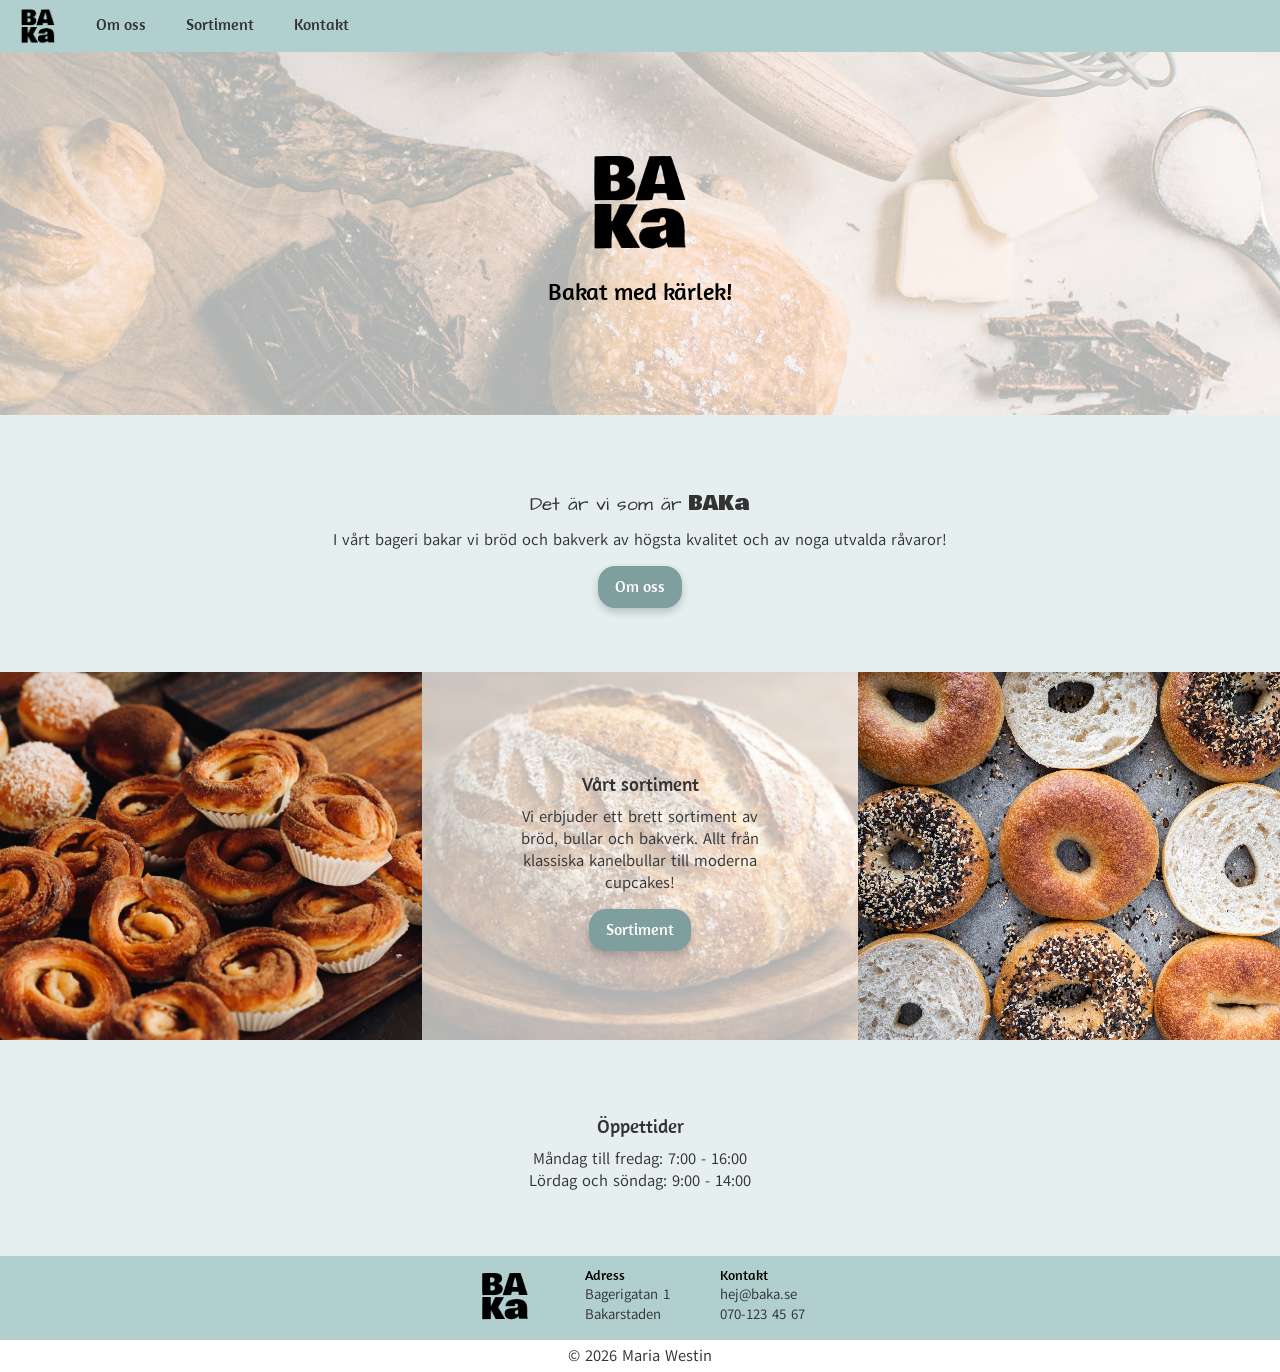
<file: index.html>
<!DOCTYPE html>
<html lang="sv">

<head>
    <meta charset="UTF-8">
    <meta name="viewport" content="width=device-width, initial-scale=1.0">
    <title>Baka</title>
    <!-- CSS -->
    <link rel="stylesheet" href="css/style.css">
    <!-- JavaScript -->
    <script src="/js/main.js" defer></script>
    <!--Google font-->
    <link rel="preconnect" href="https://fonts.googleapis.com">
    <link rel="preconnect" href="https://fonts.gstatic.com" crossorigin>
    <link
        href="https://fonts.googleapis.com/css2?family=Akatab:wght@400;500;600;700;800;900&family=Amaranth:ital,wght@0,400;0,700;1,400;1,700&family=Architects+Daughter&family=Bowlby+One&display=swap"
        rel="stylesheet">
</head>

<body>
    <!-- Sidhuvud -->
    <header>
        <!--Logga-->
        <div class="header-wrapper">
            <a href="index.html"><img src="images/logo.png" alt="Baka Logo" class="header-logo"></a>
            <button class="menu-toggle">☰</button>
        </div>

        <!--Meny-->
        <nav class="menu">
            <ul>
                <li><a href="about.html">Om oss</a></li>
                <li><a href="assortment.html">Sortiment</a></li>
                <li><a href="contact.html">Kontakt</a></li>
            </ul>
        </nav>
    </header>

    <main>
        <!-- Sektion 1: Hero -->
        <section class="hero">
            <img src="images/logo.png" alt="Baka Logo" class="hero-logo">
            <h1>Bakat med kärlek!</h1>
        </section>

        <!-- Sektion 2: Om oss -->
        <section class="section">
            <h2><span class="handwritten">Det är vi som är</span><span class="logo-font"> BAKa</span></h2>
            <p>I vårt bageri bakar vi bröd och bakverk av högsta kvalitet och av noga utvalda råvaror!</p>
            <a href="about.html" class="btn">Om oss</a>
        </section>

        <!-- Sektion 3: Sortiment -->
        <div class="flex-wrap">
            <!-- Bild vänster -->
            <div id="assortment2"></div>
            <!-- Text mitten -->
            <section id="assortment">
                <h2>Vårt sortiment</h2>
                <p>Vi erbjuder ett brett sortiment av bröd, bullar och bakverk. Allt från klassiska kanelbullar till
                    moderna
                    cupcakes!</p>
                <a href="assortment.html" class="btn">Sortiment</a>
            </section>
            <!-- Bild höger -->
            <div id="assortment3"></div>
        </div>

        <!-- Sektion 4: Öppettider -->
        <section class="section">
            <h2>Öppettider</h2>
            <p>Måndag till fredag: 7:00 - 16:00</p>
            <p>Lördag och söndag: 9:00 - 14:00</p>
        </section>

        <!-- Sidfot -->
        <footer>
            <section id="footer">
                <div id="footer-logo">
                    <img src="images/logo.png" alt="Baka Logo" class="footer-logo">
                </div>
                <div id="footer-adress">
                    <h3>Adress</h3>
                    <p>Bagerigatan 1</p>
                    <p>Bakarstaden</p>
                </div>
                <div id="footer-contact">
                    <h3>Kontakt</h3>
                    <a href="mailto:hej@baka.se">hej@baka.se</a>
                    <p>070-123 45 67</p>
                </div>
            </section>
            <p class="copyright">&copy; 2026 Maria Westin</p>
        </footer>
    </main>
</body>

</html>
</file>
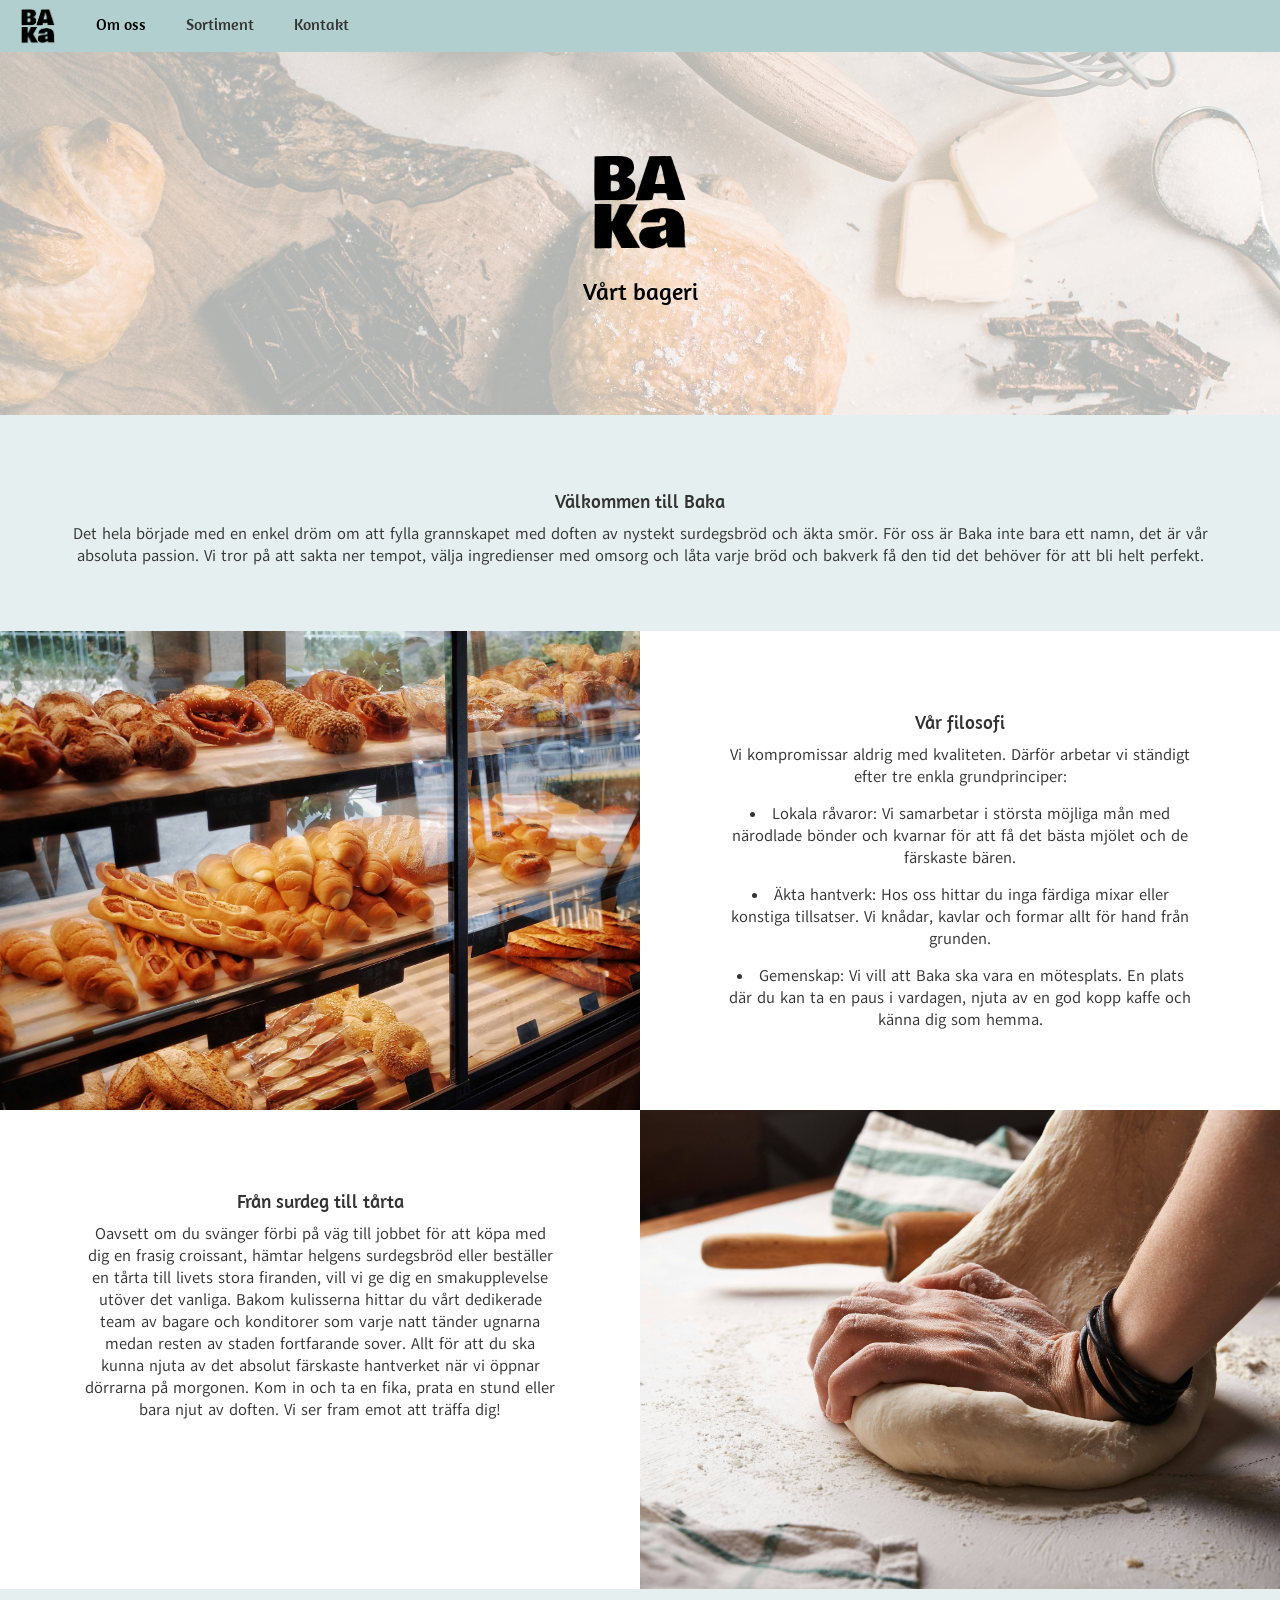
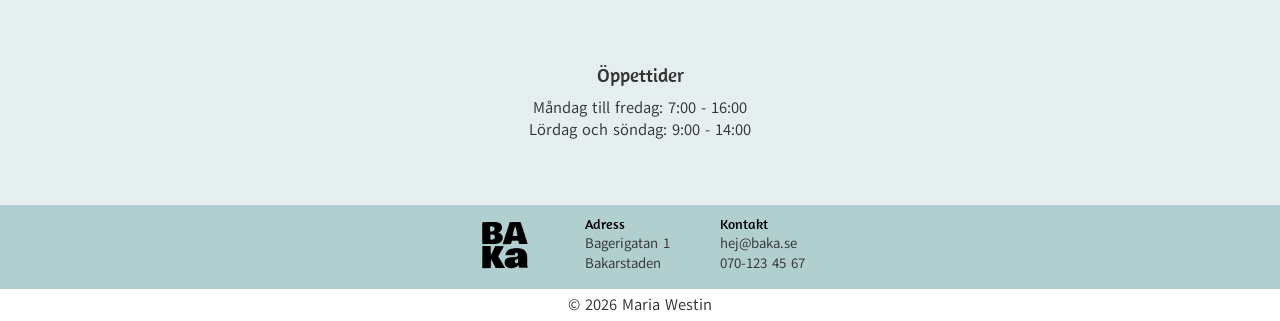
<file: about.html>
<!DOCTYPE html>
<html lang="sv">

<head>
    <meta charset="UTF-8">
    <meta name="viewport" content="width=device-width, initial-scale=1.0">
    <title>Baka</title>
    <!-- CSS -->
    <link rel="stylesheet" href="css/style.css">
    <!-- JavaScript -->
    <script src="/js/main.js" defer></script>
    <!--Google font-->
    <link rel="preconnect" href="https://fonts.googleapis.com">
    <link rel="preconnect" href="https://fonts.gstatic.com" crossorigin>
    <link
        href="https://fonts.googleapis.com/css2?family=Akatab:wght@400;500;600;700;800;900&family=Amaranth:ital,wght@0,400;0,700;1,400;1,700&family=Architects+Daughter&family=Bowlby+One&display=swap"
        rel="stylesheet">
</head>

<body>
    <!-- Sidhuvud -->
    <header>
        <!--Logga-->
        <div class="header-wrapper">
            <a href="index.html"><img src="images/logo.png" alt="Baka Logo" class="header-logo"></a>
            <button class="menu-toggle">☰</button>
        </div>

        <!--Meny-->
        <nav class="menu">
            <ul>
                <li class="current"><a href="about.html">Om oss</a></li>
                <li><a href="assortment.html">Sortiment</a></li>
                <li><a href="contact.html">Kontakt</a></li>
            </ul>
        </nav>
    </header>

    <main>
        <!-- Sektion 1: Hero -->
        <section class="hero">
            <img src="images/logo.png" alt="Baka Logo" class="hero-logo">
            <h1>Vårt bageri</h1>
        </section>

        <!-- Sektion 2: Välkommen -->
        <section class="section">
            <h2>Välkommen till Baka</h2>
            <p>Det hela började med en enkel dröm om att fylla grannskapet med doften av nystekt surdegsbröd och äkta
                smör.
                För oss är Baka inte bara ett namn, det är vår absoluta passion. Vi tror på att sakta ner tempot,
                välja ingredienser med omsorg och låta varje bröd och bakverk få den tid det behöver för att bli helt
                perfekt.</p>
        </section>

        <!-- Sektion 3: Filosofi -->
        <section class="grid-wrap-about">
            <!-- Bild över/vänster -->
            <div id="about-img1"></div>
            <div class="about-text" id="about-text1">
                <h2>Vår filosofi</h2>
                <p>Vi kompromissar aldrig med kvaliteten. Därför arbetar vi ständigt efter tre enkla grundprinciper:
                </p>
                <ul>
                    <li>Lokala råvaror: Vi samarbetar i största möjliga mån med närodlade bönder och kvarnar för att
                        få det
                        bästa mjölet och de färskaste bären.</li>
                    <li>Äkta hantverk: Hos oss hittar du inga färdiga mixar eller konstiga tillsatser. Vi knådar,
                        kavlar och
                        formar allt för hand från grunden.</li>
                    <li>Gemenskap: Vi vill att Baka ska vara en mötesplats. En plats där du kan ta en paus i
                        vardagen, njuta
                        av en god kopp kaffe och känna dig som hemma.</li>
                </ul>
            </div>
            <!-- Bild över -->
            <div id="about-img2"></div>
            <div class="about-text" id="about-text2">
                <h2>Från surdeg till tårta</h2>
                <p>Oavsett om du svänger förbi på väg till jobbet för att köpa med dig en frasig croissant, hämtar
                    helgens
                    surdegsbröd eller beställer en tårta till livets stora firanden, vill vi ge dig en
                    smakupplevelse utöver
                    det vanliga.
                    Bakom kulisserna hittar du vårt dedikerade team av bagare och konditorer som varje natt tänder
                    ugnarna
                    medan resten av staden fortfarande sover. Allt för att du ska kunna njuta av det absolut
                    färskaste
                    hantverket när vi öppnar dörrarna på morgonen.
                    Kom in och ta en fika, prata en stund eller bara njut av doften. Vi ser fram emot att träffa
                    dig!</p>
            </div>
        </section>

        <!-- Sektion 4: Öppettider -->
        <section class="section">
            <h2>Öppettider</h2>
            <p>Måndag till fredag: 7:00 - 16:00</p>
            <p>Lördag och söndag: 9:00 - 14:00</p>
        </section>

        <!-- Sidfot -->
        <footer>
            <section id="footer">
                <div id="footer-logo">
                    <img src="images/logo.png" alt="Baka Logo" class="footer-logo">
                </div>
                <div id="footer-adress">
                    <h3>Adress</h3>
                    <p>Bagerigatan 1</p>
                    <p>Bakarstaden</p>
                </div>
                <div id="footer-contact">
                    <h3>Kontakt</h3>
                    <a href="mailto:hej@baka.se">hej@baka.se</a>
                    <p>070-123 45 67</p>
                </div>
            </section>
            <p class="copyright">&copy; 2026 Maria Westin</p>
        </footer>
    </main>
</body>

</html>
</file>
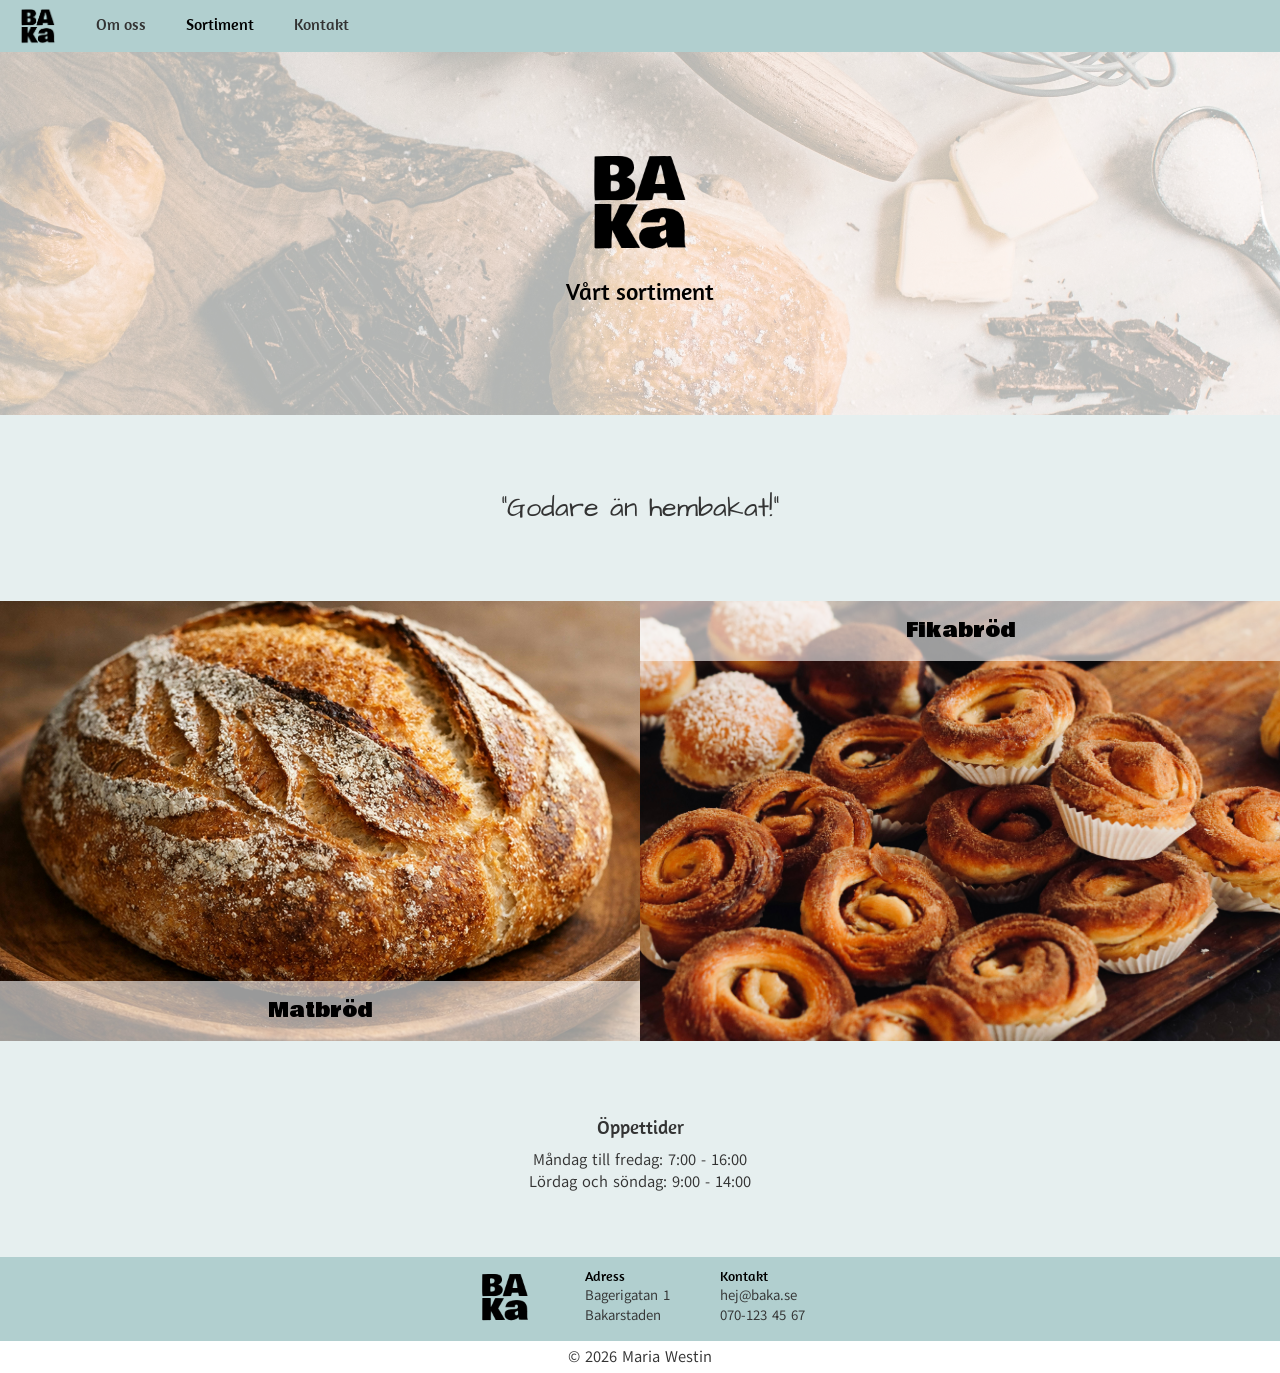
<file: assortment.html>
<!DOCTYPE html>
<html lang="sv">

<head>
    <meta charset="UTF-8">
    <meta name="viewport" content="width=device-width, initial-scale=1.0">
    <title>Baka</title>
    <!-- CSS -->
    <link rel="stylesheet" href="css/style.css">
    <!-- JavaScript -->
    <script src="/js/main.js" defer></script>
    <script src="/js/assortment.js" defer></script>
    <!--Google font-->
    <link rel="preconnect" href="https://fonts.googleapis.com">
    <link rel="preconnect" href="https://fonts.gstatic.com" crossorigin>
    <link
        href="https://fonts.googleapis.com/css2?family=Akatab:wght@400;500;600;700;800;900&family=Amaranth:ital,wght@0,400;0,700;1,400;1,700&family=Architects+Daughter&family=Bowlby+One&display=swap"
        rel="stylesheet">
</head>

<body>
    <!-- Sidhuvud -->
    <header>
        <!--Logga-->
        <div class="header-wrapper">
            <a href="index.html"><img src="images/logo.png" alt="Baka Logo" class="header-logo"></a>
            <button class="menu-toggle">☰</button>
        </div>

        <!--Meny-->
        <nav class="menu">
            <ul>
                <li><a href="about.html">Om oss</a></li>
                <li class="current"><a href="assortment.html">Sortiment</a></li>
                <li><a href="contact.html">Kontakt</a></li>
            </ul>
        </nav>
    </header>

    <main>
        <!-- Sektion 1: Hero -->
        <section class="hero">
            <img src="images/logo.png" alt="Baka Logo" class="hero-logo">
            <h1>Vårt sortiment</h1>
        </section>

        <!-- Sektion 2: Citat -->
        <section class="quote">
            <h2><span class="handwritten">"Godare än hembakat!"</span></h2>
        </section>

        <!-- Sektion 3: Matbröd / Fikabröd -->
        <div class="grid-wrap-assortment">
            <section id="bread">
                <h2 class="logo-font">Matbröd</h2>
            </section>

            <div id="articles"></div>

            <section id="sweet">
                <h2 class="logo-font">Fikabröd</h2>
            </section>

            <div id="articles2"></div>
        </div>

        <!-- Sektion 4: Öppettider -->
        <section class="section">
            <h2>Öppettider</h2>
            <p>Måndag till fredag: 7:00 - 16:00</p>
            <p>Lördag och söndag: 9:00 - 14:00</p>
        </section>

        <!-- Sidfot -->
        <footer>
            <section id="footer">
                <div id="footer-logo">
                    <img src="images/logo.png" alt="Baka Logo" class="footer-logo">
                </div>
                <div id="footer-adress">
                    <h3>Adress</h3>
                    <p>Bagerigatan 1</p>
                    <p>Bakarstaden</p>
                </div>
                <div id="footer-contact">
                    <h3>Kontakt</h3>
                    <a href="mailto:hej@baka.se">hej@baka.se</a>
                    <p>070-123 45 67</p>
                </div>
            </section>
            <p class="copyright">&copy; 2026 Maria Westin</p>
        </footer>
    </main>
</body>

</html>
</file>
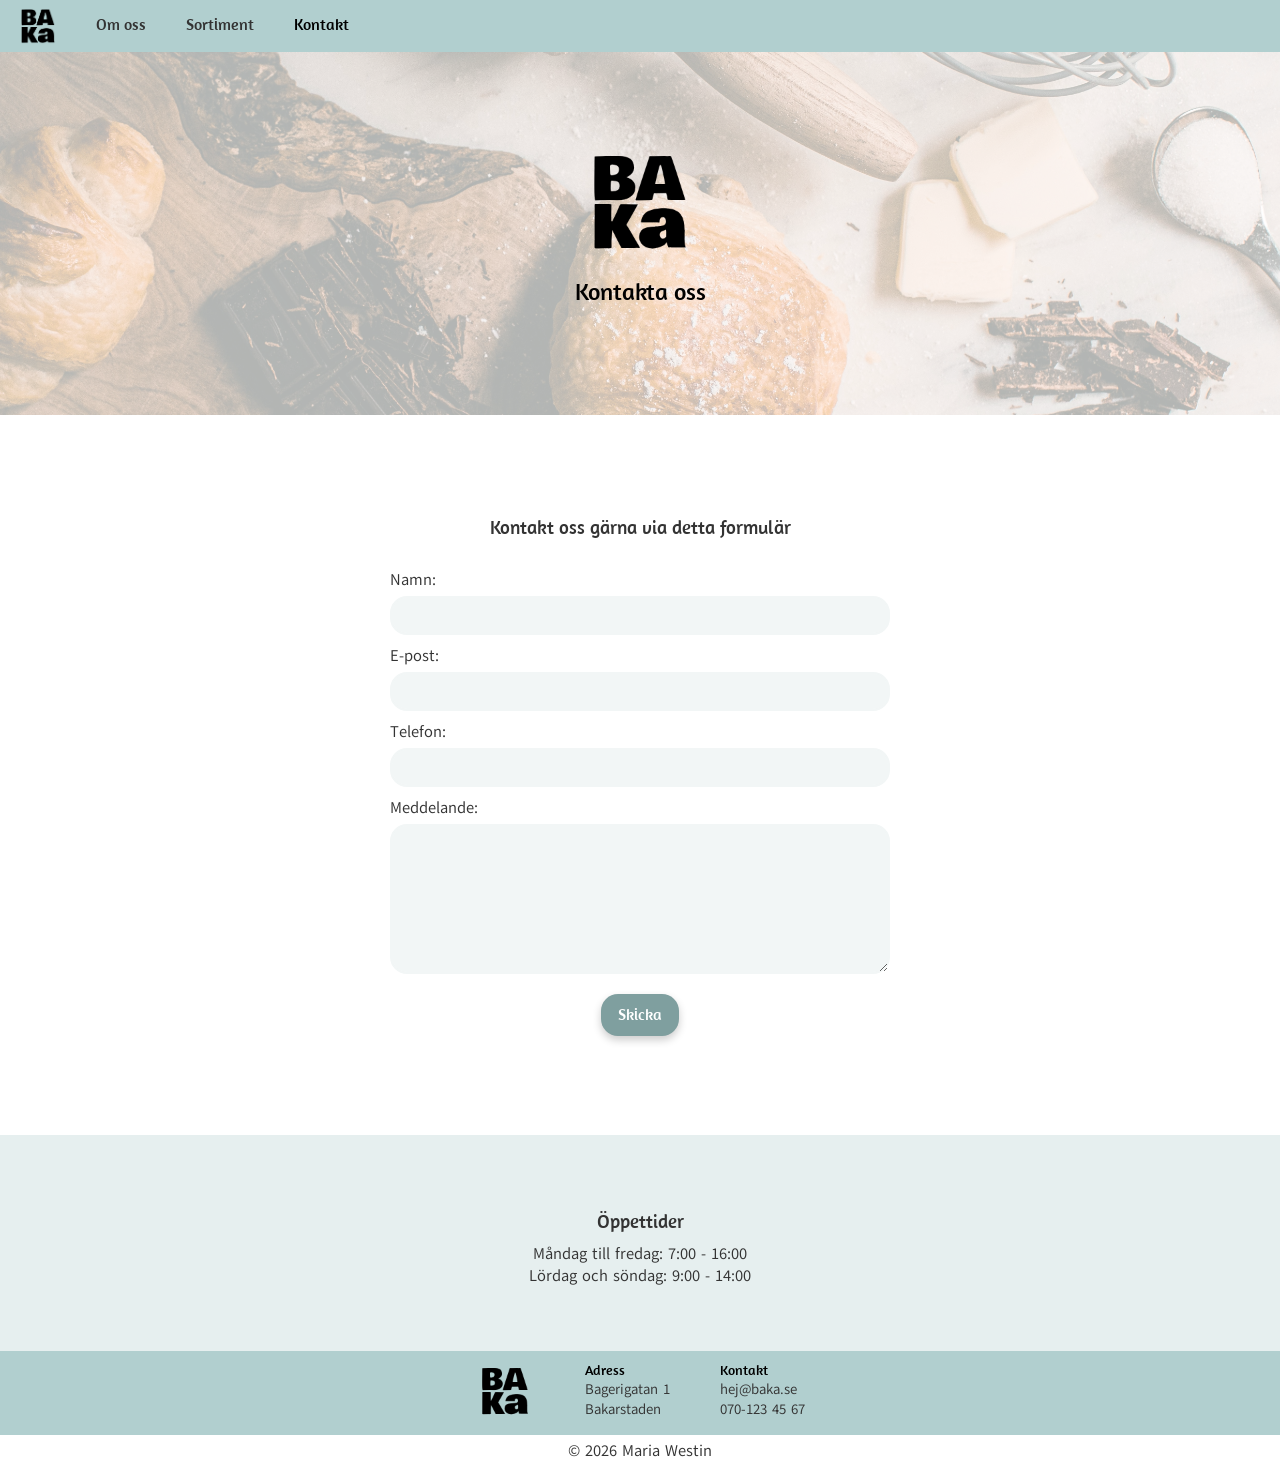
<file: contact.html>
<!DOCTYPE html>
<html lang="sv">

<head>
    <meta charset="UTF-8">
    <meta name="viewport" content="width=device-width, initial-scale=1.0">
    <title>Baka</title>
    <!-- CSS -->
    <link rel="stylesheet" href="css/style.css">
    <!-- JavaScript -->
    <script src="/js/main.js" defer></script>
    <script src="/js/contact.js" defer></script>
    <!--Google font-->
    <link rel="preconnect" href="https://fonts.googleapis.com">
    <link rel="preconnect" href="https://fonts.gstatic.com" crossorigin>
    <link
        href="https://fonts.googleapis.com/css2?family=Akatab:wght@400;500;600;700;800;900&family=Amaranth:ital,wght@0,400;0,700;1,400;1,700&family=Architects+Daughter&family=Bowlby+One&display=swap"
        rel="stylesheet">
</head>

<body>
    <!-- Sidhuvud -->
    <header>
        <!--Logga-->
        <div class="header-wrapper">
            <a href="index.html"><img src="images/logo.png" alt="Baka Logo" class="header-logo"></a>
            <button class="menu-toggle">☰</button>
        </div>

        <!--Meny-->
        <nav class="menu">
            <ul>
                <li><a href="about.html">Om oss</a></li>
                <li><a href="assortment.html">Sortiment</a></li>
                <li class="current"><a href="contact.html">Kontakt</a></li>
            </ul>
        </nav>
    </header>

    <main>
        <!-- Sektion 1: Hero -->
        <section class="hero">
            <img src="images/logo.png" alt="Baka Logo" class="hero-logo">
            <h1>Kontakta oss</h1>
        </section>

        <!-- Sektion 2: Om oss -->
        <section class="section-contact">
            <h2>Kontakt oss gärna via detta formulär</h2>
            <div id="sent"></div>
            <ul id="error-list"></ul>
            <form id="contact-form">
                <label for="name">Namn:</label>
                <input type="text" id="name"><br>
                <label for="email">E-post:</label>
                <input type="email" id="email">
                <label for="phone">Telefon:</label>
                <input type="tel" id="phone"><br>
                <label for="message">Meddelande:</label>
                <textarea id="message"></textarea>
                <button type="submit" class="btn" value="Send">Skicka</button>
            </form>

        </section>

        <!-- Sektion 4: Öppettider -->
        <section class="section">
            <h2>Öppettider</h2>
            <p>Måndag till fredag: 7:00 - 16:00</p>
            <p>Lördag och söndag: 9:00 - 14:00</p>
        </section>

        <!-- Sidfot -->
        <footer>
            <section id="footer">
                <div id="footer-logo">
                    <img src="images/logo.png" alt="Baka Logo" class="footer-logo">
                </div>
                <div id="footer-adress">
                    <h3>Adress</h3>
                    <p>Bagerigatan 1</p>
                    <p>Bakarstaden</p>
                </div>
                <div id="footer-contact">
                    <h3>Kontakt</h3>
                    <a href="mailto:hej@baka.se">hej@baka.se</a>
                    <p>070-123 45 67</p>
                </div>
            </section>
            <p class="copyright">&copy; 2026 Maria Westin</p>
        </footer>
    </main>
</body>

</html>
</file>
<file: css/style.css>
* {
    margin: 0;
    padding: 0;
    box-sizing: border-box;
}

header {
    background-color: #B1CFCF;
    color: #E6EFEF;
}

h1 {
    font-family: "Amaranth", sans-serif;
    font-size: 1.5em;
    font-weight: 400;
    color: #000000;
    padding: 20px;
}

h2 {
    font-family: "Amaranth", sans-serif;
    font-size: 1.2em;
    font-weight: 500;
    color: #333;
    padding: 10px;
    text-align: center;
}

p {
    font-family: "Akatab", sans-serif;
    font-weight: 400;
    color: #333;
}

li {
    font-family: "Akatab", sans-serif;
    font-weight: 400;
    color: #333;
    list-style-position: inside;
}

a {
    font-family: "Akatab", sans-serif;
    font-weight: 400;
    color: #333;
}

.flex-wrap {
    display: flex;
}

.grid-wrap {
    display: grid;
}

.section {
    background-color: #E6EFEF;
    text-align: center;
    padding: 10%;
}

.quote {
    background-color: #E6EFEF;
    text-align: center;
    padding: 5%;
    font-size: 1.4em;
}

.handwritten {
    font-family: "Architects Daughter", cursive;
    font-weight: 400;
}

/* Sidhuvud */

.header-wrapper {
    display: flex;
    justify-content: space-between;
    align-items: center;
    flex-wrap: wrap;
}

.header-wrapper a {
    display: inline-block;
}

.header-logo {
    max-width: 60px;
    padding: 8px 12px 2px;
    margin: 0 8px;
    height: auto;
}

/* Meny */

.menu-toggle {
    cursor: pointer;
    margin-right: 30px;
    border: none;
    background-color: #B1CFCF;
    font-size: 1.3em;
}

.menu {
    display: none;
    width: 100%;
}

.menu.open {
    display: block;
}

.menu ul {
    list-style: none;
}

.menu a {
    display: block;
    padding: 14px 20px;
    border-top: 1px solid #7F9F9F;
    text-decoration: none;
    font-family: "Amaranth", sans-serif;
    font-weight: 400;
    color: #333;
    transition: background-color 0.3s, color 0.3s;
}

.menu a:hover,
header a:focus {
    color: #fff;
    background-color: #7F9F9F;
    font-weight: 400;
    outline: none;
}

.current a {
    color: black;
}

/* Main */

.hero {
    background-image: url("/images/1-hero.jpg");
    /* Genomskinlig ljus färg: */
    background-color: rgba(255, 255, 255, 0.7);
    /* Lägger färgen ovanpå bilden: */
    background-blend-mode: lighten;
    /* Får bilden att täcka hela utrymmet: */
    background-size: cover;
    /* Centrar bilden vertikalt: */
    background-position: center;
    padding: 10%;
    text-align: center;
}

.hero img {
    max-width: 100px;
    padding-top: 10px;
    opacity: 1.0;
}

/* Startsidan */

.logo-font {
    font-family: "Bowlby One", sans-serif;
    font-weight: 400;
}

#assortment {
    background-image: url("/images/2-bread.jpg");
    background-color: rgba(255, 255, 255, 0.7);
    /* Genomskinlighet */
    background-blend-mode: lighten;
    /* Genomskinlighet */
    background-size: cover;
    padding: 10%;
    background-position: center;
    text-align: center;
}

/* Knappar */
.btn {
    font-family: "Amaranth", sans-serif;
    padding: 10px 17px 12px;
    margin-top: 15px;
    background-color: #7F9F9F;
    color: #fff;
    text-decoration: none;
    border: none;
    border-radius: 17px;
    transition: background-color 0.3s, color 0.3s;
    cursor: pointer;
    font-size: 1em;
    box-shadow: 0 4px 8px 0 rgba(0, 0, 0, 0.2);
    display: inline-block;
}

.btn:visited {
    background-color: #7F9F9F;
    color: #fff;
}

.btn:hover {
    background-color: #B1CFCF;
    color: #333;
}

.btn:active {
    background-color: #7F9F9F;
}

/* Sidfot */

#footer {
    background-color: #B1CFCF;
    text-align: left;
    padding: 10px 0;
    font-size: 0.9em;
    display: flex;
    gap: 50px;
    justify-content: center;
}

#footer-logo img {
    max-width: 60px;
    max-height: 60px;
    padding: 5px;
}

#footer h3 {
    font-size: 1em;
    font-family: "Amaranth", sans-serif;
    font-weight: 400;
}


footer a {
    text-decoration: none;
    color: #333;
    transition: background-color 0.3s, color 0.3s;
}

footer a:hover,
footer a:focus {
    color: black;
}

.copyright {
    text-align: center;
    padding: 5px;
}

/* Sid 2: Om oss */

.grid-wrap-about {
    display: grid;
}

#about-img1 {
    background-image: url("/images/8-bakery.jpg");
    background-size: cover;
    background-position: center;
    width: 100%;
    /* aspect-ratio krävs för att bilden ska synas */
    aspect-ratio: 1200 / 800;
}

#about-img2 {
    background-image: url("/images/9-bake.jpg");
    background-size: cover;
    background-position: center;
    width: 100%;
    /* aspect-ratio krävs för att bilden ska synas */
    aspect-ratio: 1200 / 800;
}

.about-text {
    text-align: center;
    padding: 10%;
}

.about-text h2 {
    padding: 15px 20px 10px;
}

.about-text p,
.about-text li {
    padding: 0 20px 15px;
    text-align: center;
}

/* Sid 3: Sortiment */

.grid-wrap-assortment {
    display: grid;
    grid-template-columns: repeat(6, 1fr);
}

#bread {
    background-image: url("/images/2-bread.jpg");
    background-size: cover;
    background-position: center;
    aspect-ratio: 16 / 11;
    position: relative;
    margin-bottom: 10px;
    grid-column: span 6;
    cursor: pointer;
}

#sweet {
    background-image: url("/images/3-buns.jpg");
    background-size: cover;
    background-position: center;
    aspect-ratio: 16 / 11;
    position: relative;
    grid-column: span 6;
    cursor: pointer;
}

#bread h2,
#sweet h2,
#sweet2 h2 {
    background-color: rgba(255, 255, 255, 0.6);
    position: absolute;
    bottom: 0px;
    width: 100%;
    padding: 15px;
    color: black;
}

#articles,
#articles2 {
    grid-column: span 6;
    width: 100%;
    display: grid;
    grid-template-columns: repeat(6, 1fr);
    row-gap: 5px;
}

article {
    grid-column: span 3;
    margin: 10px;
    border-radius: 10px;
    box-shadow: 0 4px 8px 0 rgba(0, 0, 0, 0.2);
}

article img {
    width: 100%;
    display: block;
    border-radius: 10px 10px 0 0;
}

article p {
    margin: 0px;
    border-radius: 0 0 10px 10px;
    padding: 10px;
    background-color: #fff;
}

/* Sid 4: Kontakt */

.section-contact {
    background-color: #fff;
    padding: 7%;
    text-align: center;
}

#error-list li {
    color: #BC0000;
}

#sent p {
    font-family: "Architects Daughter", cursive;
    font-weight: 400;
}

#contact-form {
    max-width: 500px;
    margin: 20px auto 10px;
    font-family: "Akatab", sans-serif;
    font-weight: 400;
    color: #333;
}

#contact-form label {
    text-align: left;
    display: block;
}

#name,
#email,
#phone {
    width: 100%;
    border: 2px solid #F2F6F6;
    border-radius: 17px;
    padding: 10px;
    background-color: #F2F6F6;
    margin: 5px 0 10px;
}

#message {
    width: 100%;
    height: 150px;
    padding: 10px;
    border: 2px solid #F2F6F6;
    border-radius: 17px;
    background-color: #F2F6F6;
    margin: 5px 0;
    display: block;
}

/* Anpassning för mellanstor skräm */

@media (min-width: 750px) {

    /* Meny för stor skräm */
    .menu-toggle {
        display: none;
    }

    .menu {
        display: block;
    }

    .menu a {
        border: none;
    }

    nav ul {
        list-style-type: none;
        display: flex;
    }

    header {
        display: flex;
        justify-content: space-evenly;
    }

    .menu a:hover {
        color: black;
        background-color: #B1CFCF;
        border: none;
        font-weight: 400;
        outline: none;
    }

    /* Aspect-ratio för bakgrundsbilder */
    .hero,
    #assortment {
        padding: 8%;
    }

    /* Startsidans sortiment-sektion, bild vänster */
    #assortment2 {
        background-image: url("/images/3-buns.jpg");
        background-size: cover;
        background-position: center;
        min-width: 50%;
    }

    #bread {
        margin-bottom: 0px;
        grid-column: span 3;
        display: block;
        grid-column: 1/4;
        grid-row: 1/2;
    }

    #sweet {
        margin-bottom: 0px;
        grid-column: span 3;
        display: block;
        grid-column: 4/7;
        grid-row: 1/2;
    }

    article {
        grid-column: span 2;
    }

    #sweet h2 {
        position: absolute;
        top: 0px;
        bottom: auto;
    }
}

/* Anpassning för stor skräm */

@media (min-width: 1000px) {

    /* Aspect-ratio för bakgrundsbilder */
    .hero,
    #assortment {
        padding: 7%;
    }

    .section {
        padding: 5%;
    }

    /* Startsidans sortiment-sektion, bild vänster & höger */
    #assortment2 {
        min-width: 33%;
    }

    #assortment3 {
        background-image: url("/images/6-bagels.jpg");
        background-size: cover;
        background-position: center;
        min-width: 33%;
    }

    /* Sid 2: Om oss */

    /* 2 rader x 2 kolumner */
    .grid-wrap-about {
        grid-template-columns: 1fr 1fr;
        grid-template-rows: 1fr 1fr;
    }

    #about-img1 {
        aspect-ratio: auto;
    }

    /* Placerar texten till vänster i andra raden  */
    #about-text2 {
        grid-column: 1/2;
        grid-row: 2/3;
    }

    /* Placerar bilden till höger */
    #about-img2 {
        grid-column: 2/3;
        aspect-ratio: auto;
    }
}

/* Färger:

#7F9F9F Mörkblå
#B1CFCF Mellanblå
#E6EFEF Ljusblå
*/

/* Google fonts:

.amaranth-regular {
  font-family: "Amaranth", sans-serif;
  font-weight: 400;
  font-style: normal;
}

.amaranth-bold {
  font-family: "Amaranth", sans-serif;
  font-weight: 700;
  font-style: normal;
}

.amaranth-regular-italic {
  font-family: "Amaranth", sans-serif;
  font-weight: 400;
  font-style: italic;
}

.amaranth-bold-italic {
  font-family: "Amaranth", sans-serif;
  font-weight: 700;
  font-style: italic;
}

.akatab-regular {
  font-family: "Akatab", sans-serif;
  font-weight: 400;
  font-style: normal;
}

.akatab-medium {
  font-family: "Akatab", sans-serif;
  font-weight: 500;
  font-style: normal;
}

.akatab-semibold {
  font-family: "Akatab", sans-serif;
  font-weight: 600;
  font-style: normal;
}

.akatab-bold {
  font-family: "Akatab", sans-serif;
  font-weight: 700;
  font-style: normal;
}

.akatab-extrabold {
  font-family: "Akatab", sans-serif;
  font-weight: 800;
  font-style: normal;
}

.akatab-black {
  font-family: "Akatab", sans-serif;
  font-weight: 900;
  font-style: normal;
}

.architects-daughter-regular {
  font-family: "Architects Daughter", cursive;
  font-weight: 400;
  font-style: normal;
}

.bowlby-one-regular {
  font-family: "Bowlby One", sans-serif;
  font-weight: 400;
  font-style: normal;
}


*/
</file>
